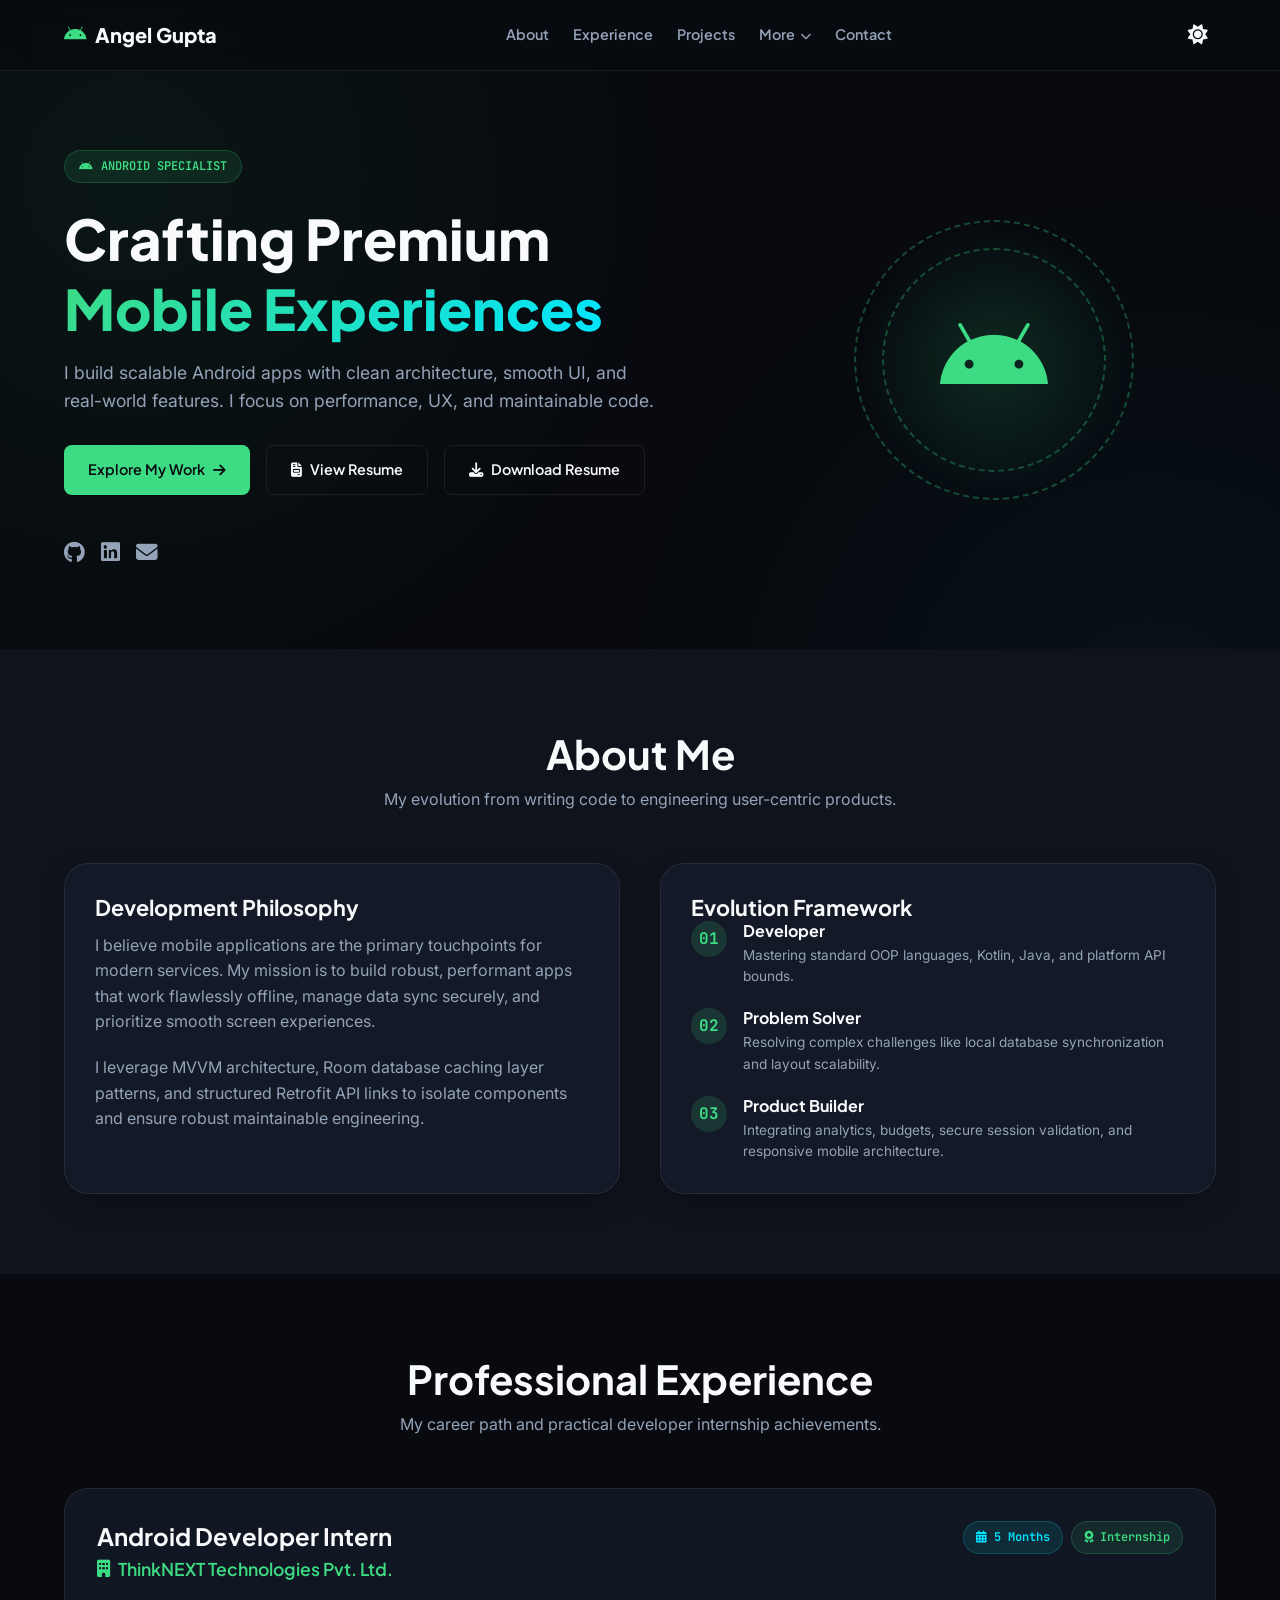
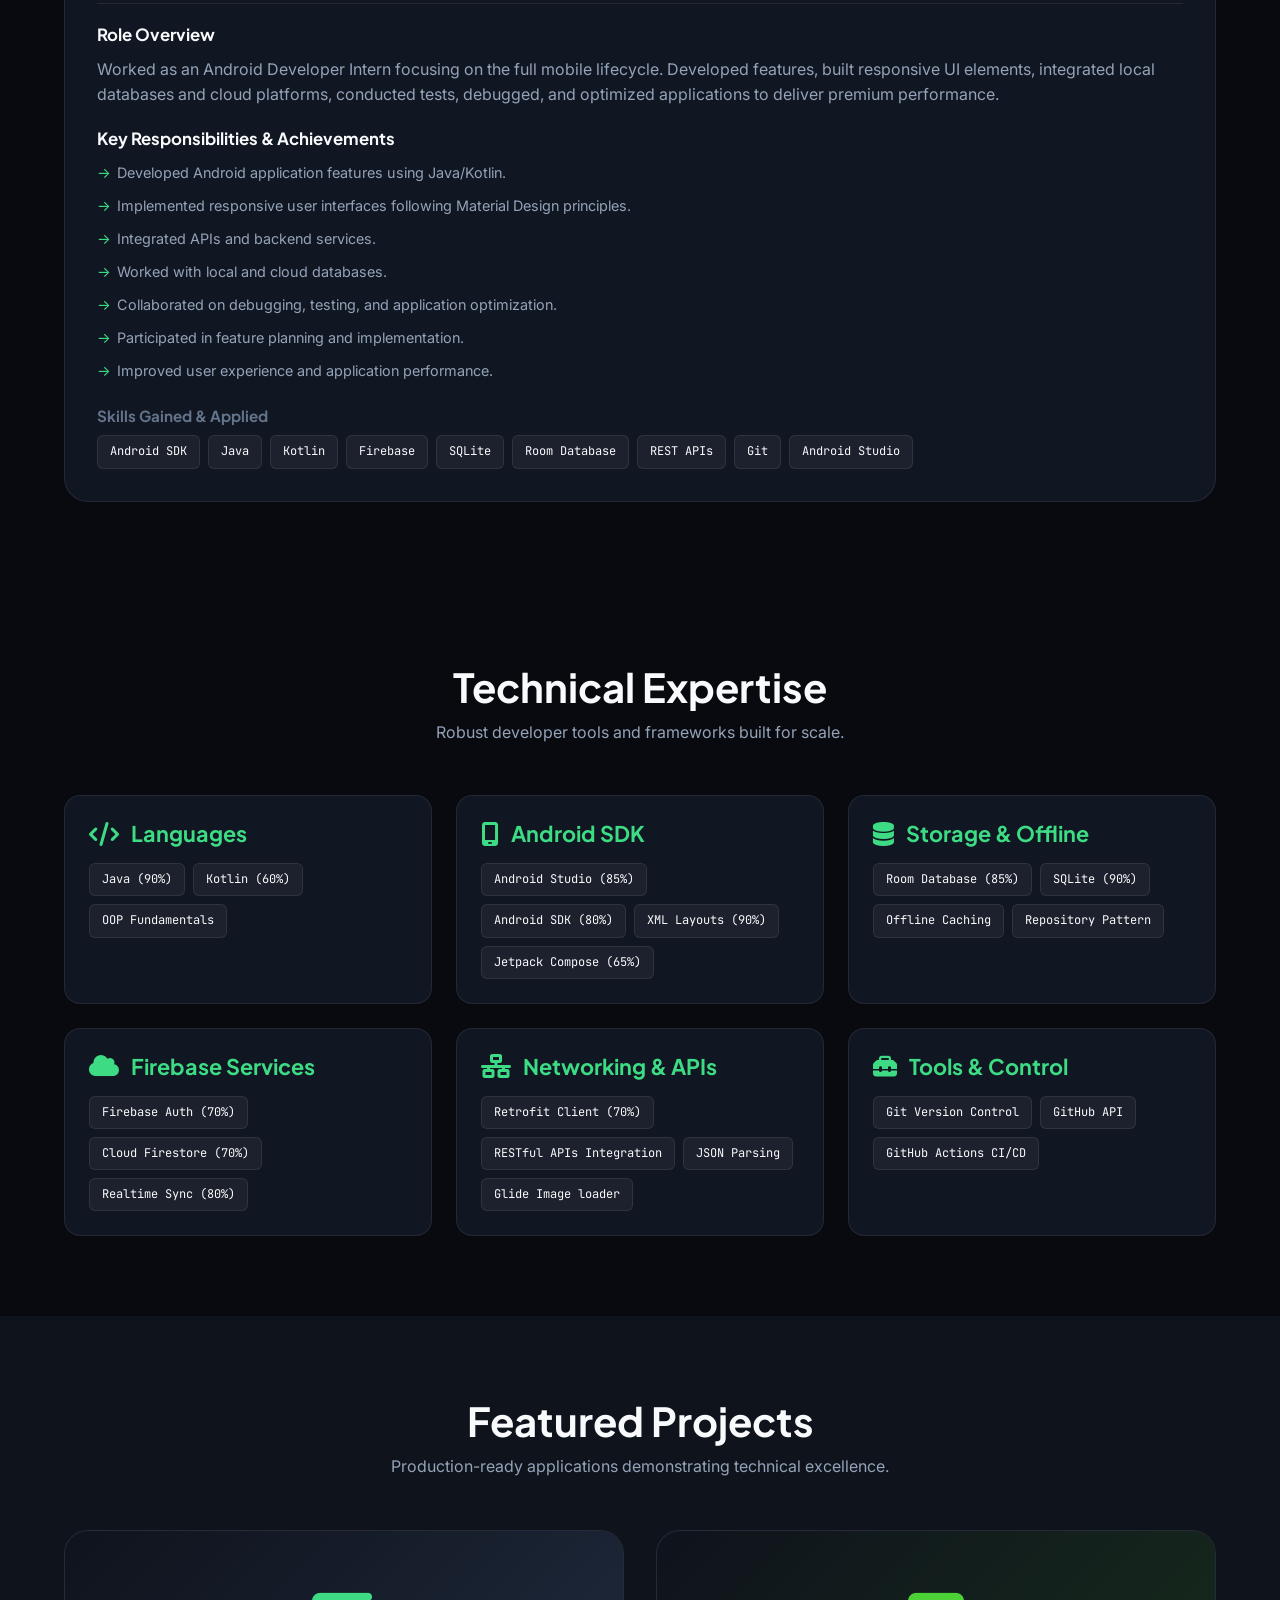
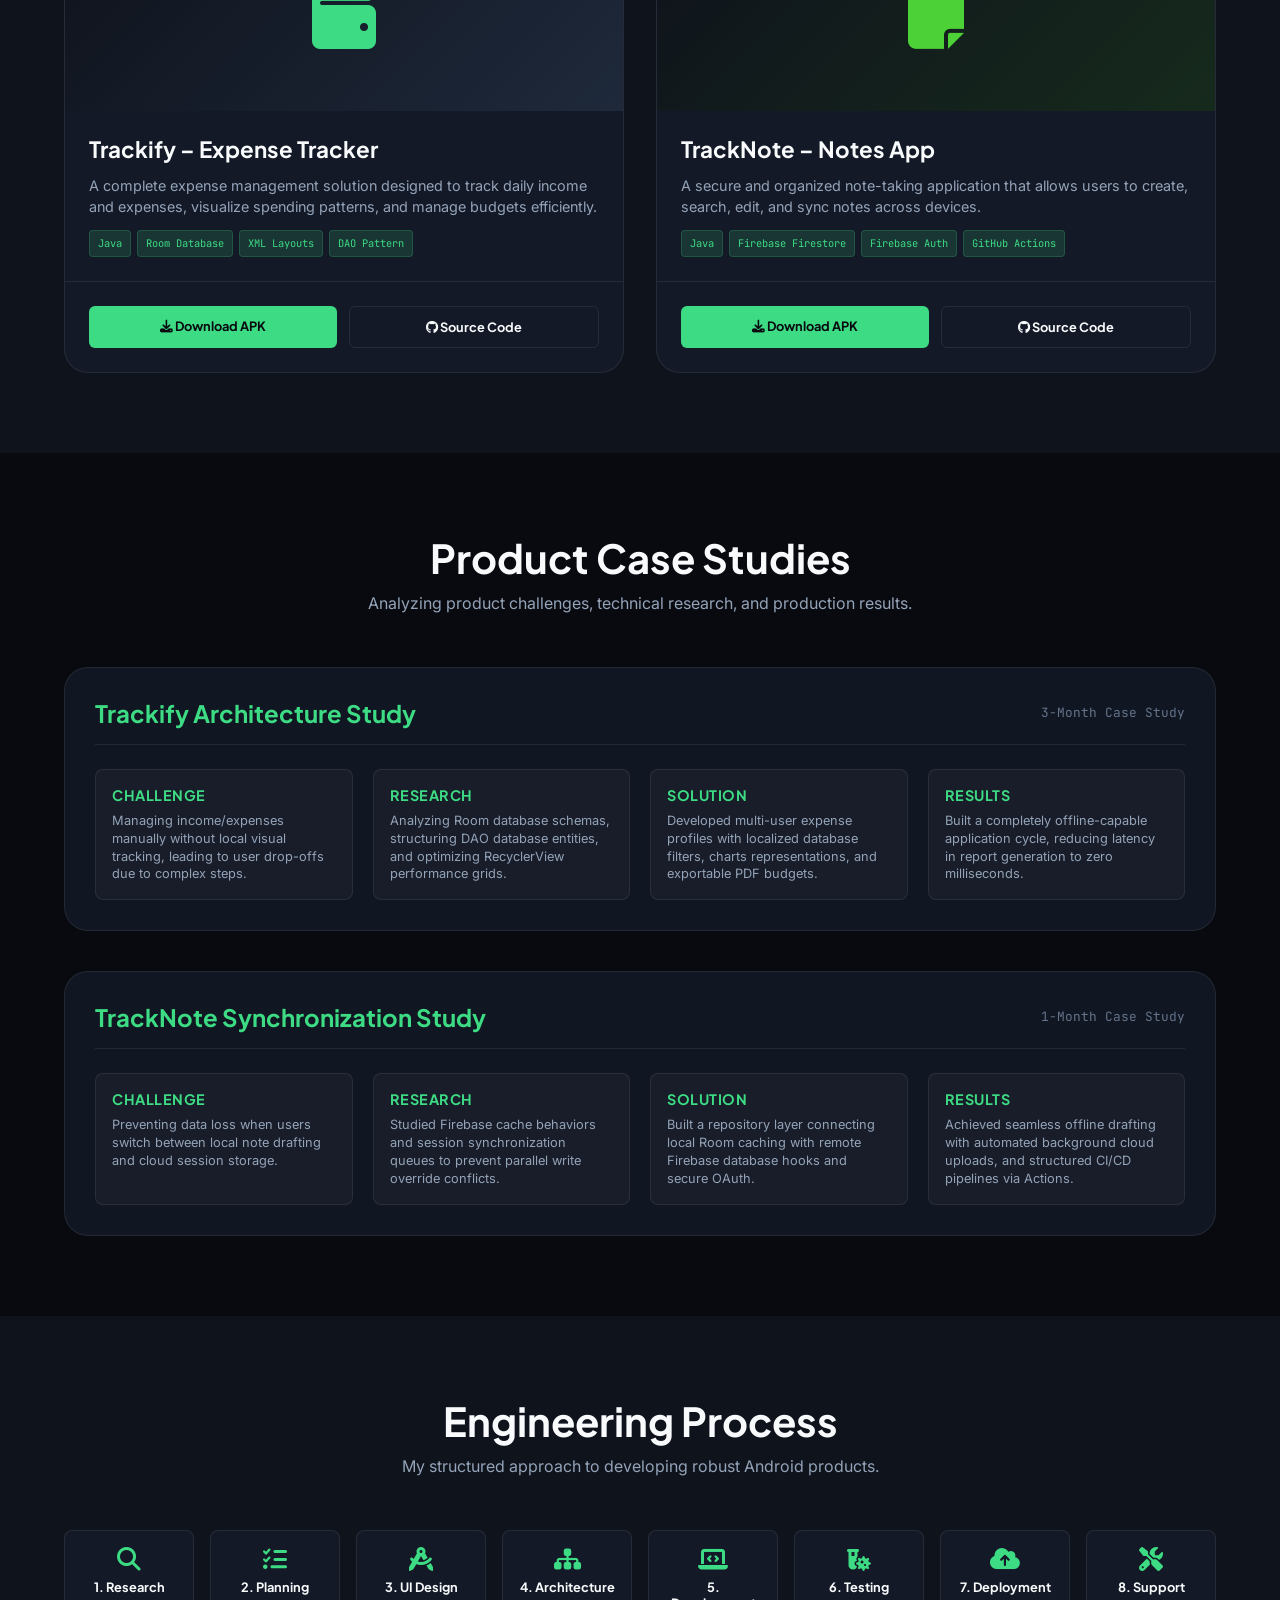
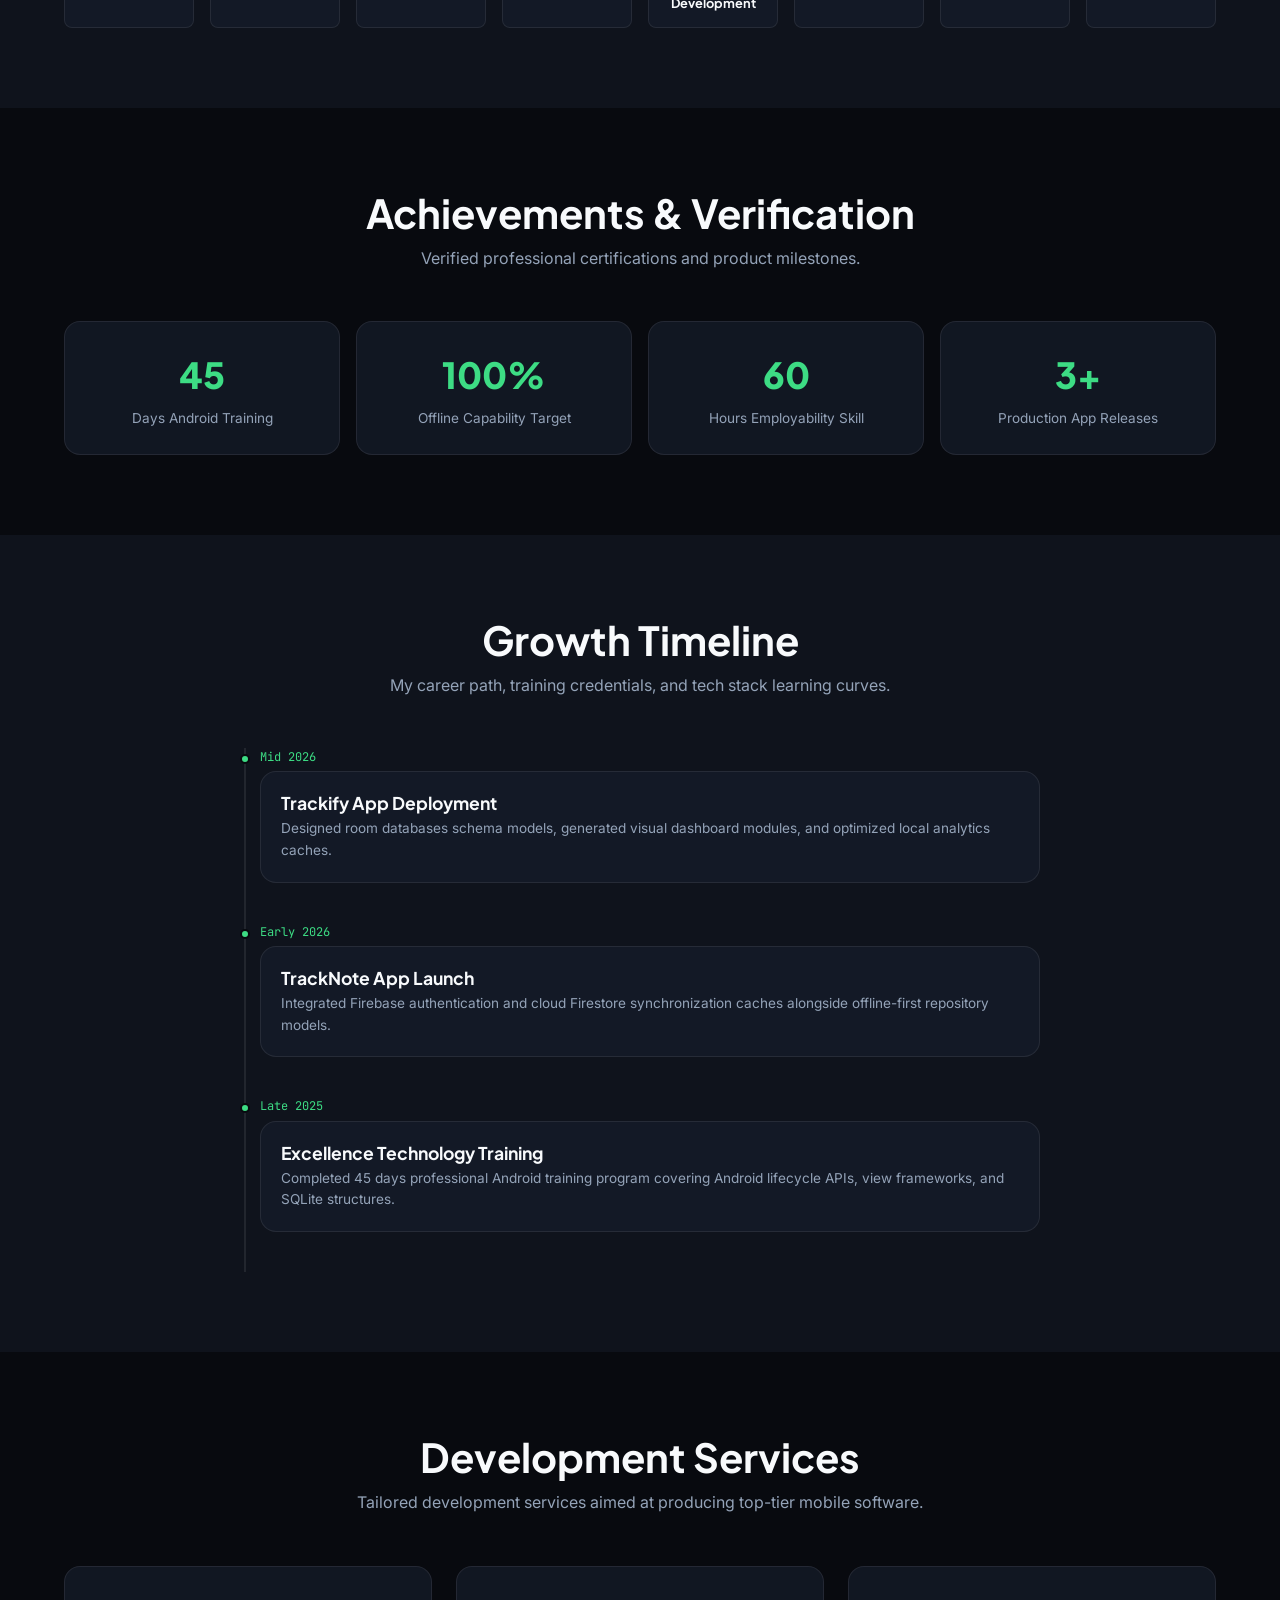
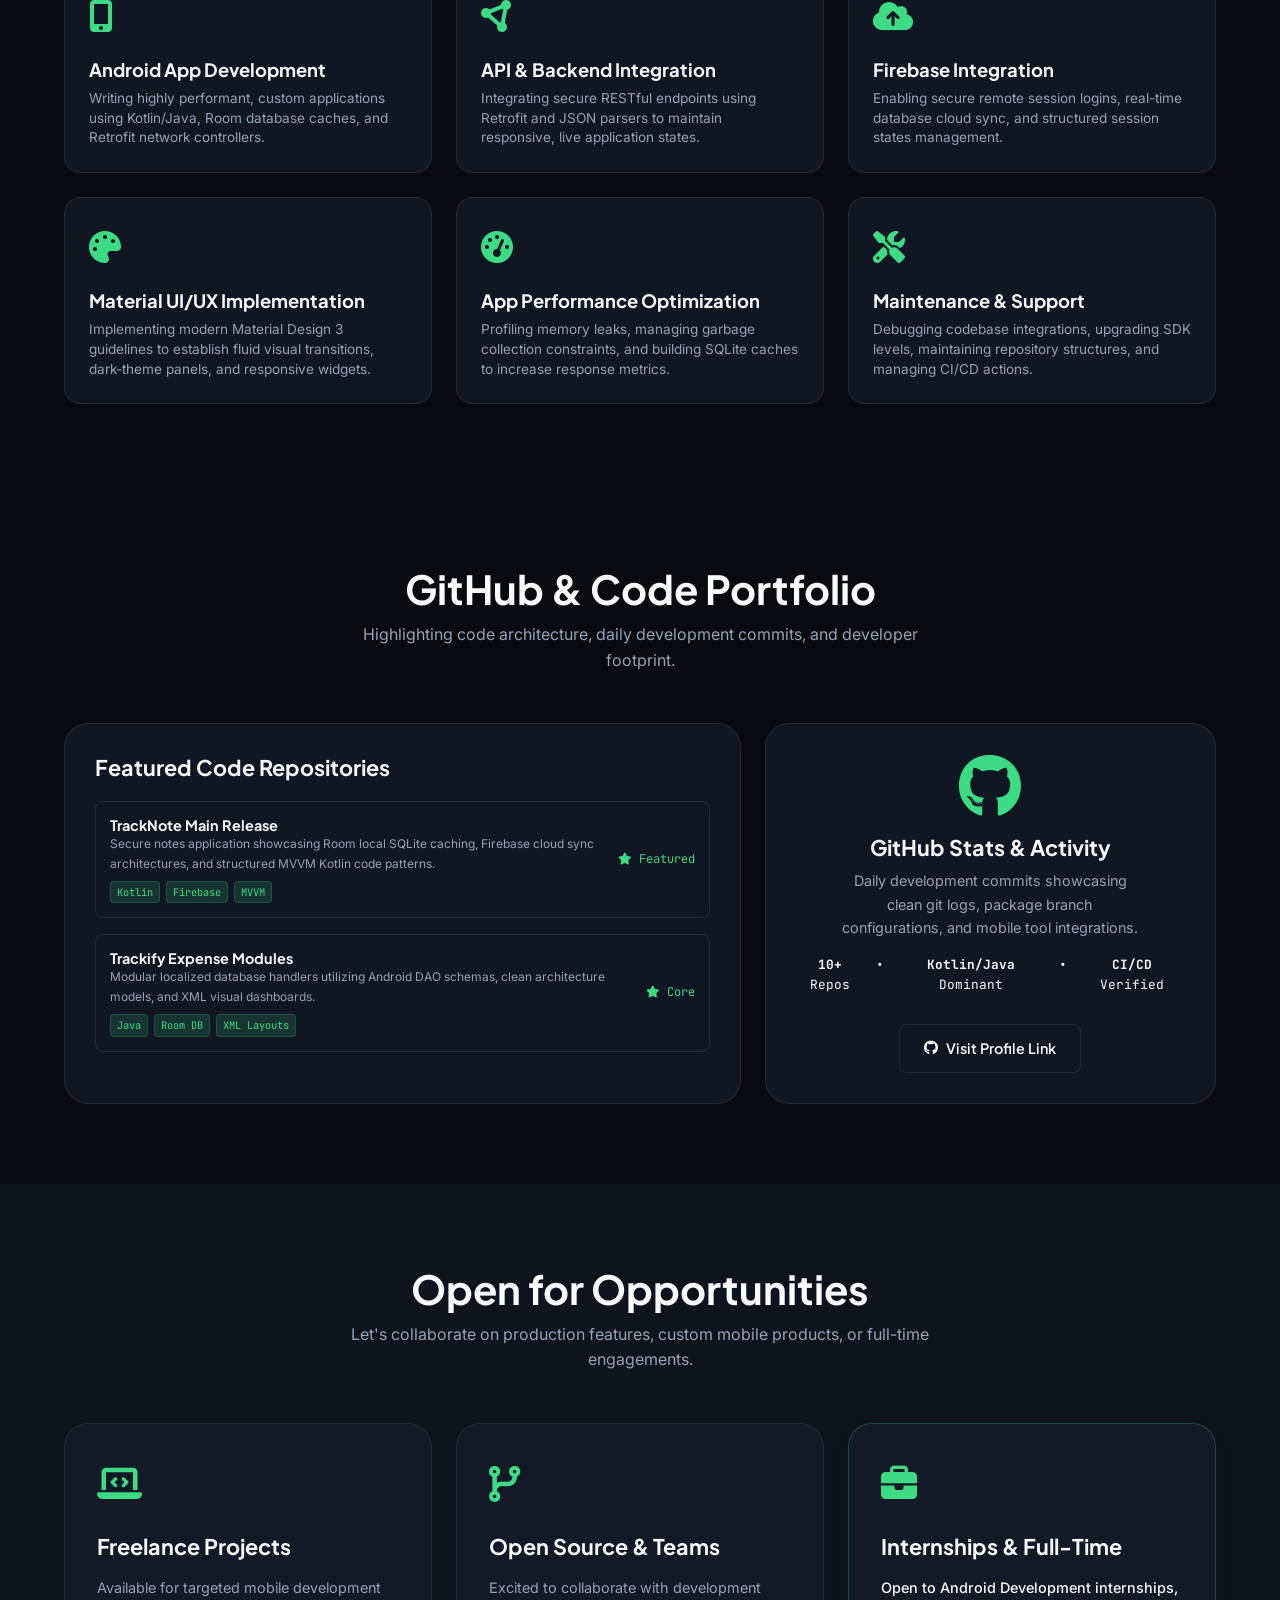
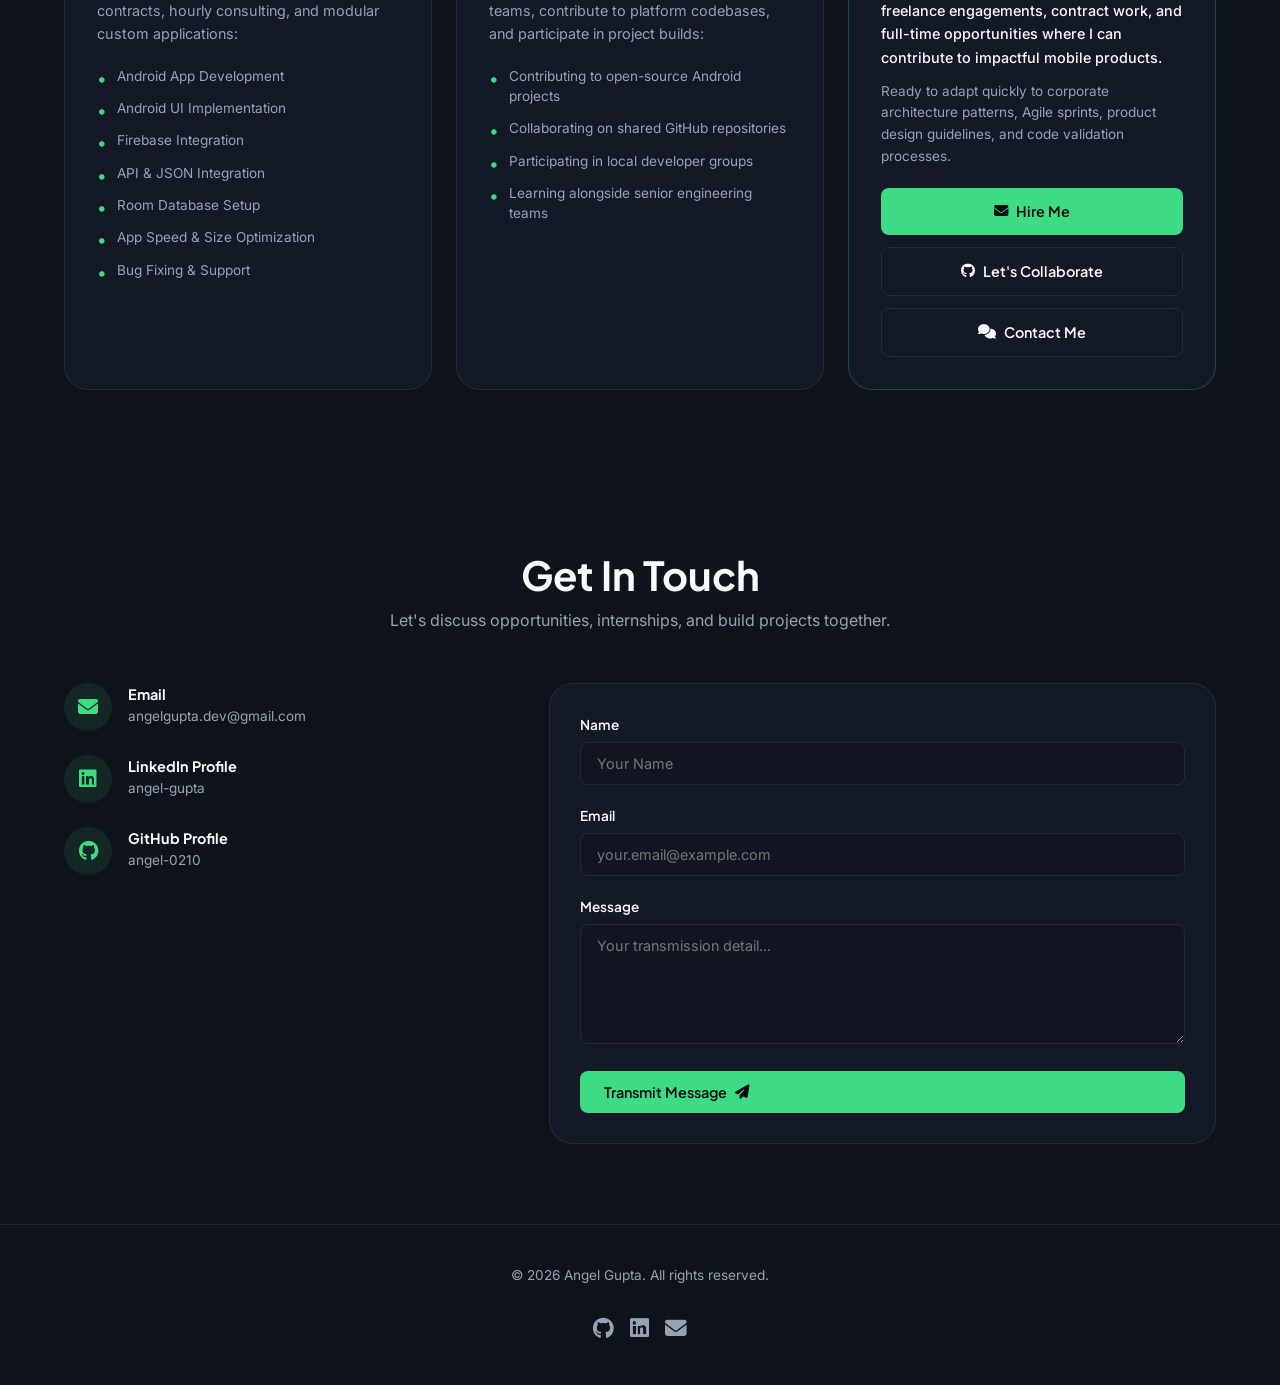
<file: index.html>
<!DOCTYPE html>
<html lang="en">
<head>
  <meta charset="UTF-8">
  <meta name="viewport" content="width=device-width, initial-scale=1.0">
  <meta name="description" content="Angel Gupta - Android Developer Portfolio. Highlighting mobile applications, internship experience at ThinkNEXT, technical expertise, and development workflow.">
  <meta name="keywords" content="Angel Gupta, Android Developer, Mobile App Developer, ThinkNEXT, Trackify, TrackNote, Kotlin Developer, Java, Room Database, SQLite">
  <meta name="author" content="Angel Gupta">
  <meta name="theme-color" content="#080A0F">
  
  <!-- Open Graph / Facebook -->
  <meta property="og:type" content="website">
  <meta property="og:url" content="https://github.com/angel-0210">
  <meta property="og:title" content="Angel Gupta | Android Developer & Product Builder">
  <meta property="og:description" content="Angel Gupta - Android Developer Portfolio. Highlighting mobile applications, internship experience at ThinkNEXT, technical expertise, and development workflow.">
  <meta property="og:image" content="files/a.png">

  <!-- Twitter -->
  <meta property="twitter:card" content="summary_large_image">
  <meta property="twitter:title" content="Angel Gupta | Android Developer & Product Builder">
  <meta property="twitter:description" content="Angel Gupta - Android Developer Portfolio. Highlighting mobile applications, internship experience at ThinkNEXT, technical expertise, and development workflow.">
  <meta property="twitter:image" content="files/a.png">
  
  <title>Angel Gupta | Android Developer & Product Builder</title>

  <!-- Favicon -->
  <link rel="icon" href="files/a.png" type="image/png">

  <!-- Font Awesome Icons -->
  <link rel="stylesheet" href="https://cdnjs.cloudflare.com/ajax/libs/font-awesome/6.4.0/css/all.min.css">
  
  <!-- Main Stylesheet -->
  <link rel="stylesheet" href="style.css">
</head>
<body>

  <!-- Header Navigation -->
  <header>
    <div class="container nav-container">
      <a href="#" class="logo" aria-label="Angel Gupta Home">
        <i class="fa-brands fa-android"></i>
        <span>Angel Gupta</span>
      </a>

      <!-- Desktop Nav -->
      <nav aria-label="Main Navigation">
        <ul class="nav-menu">
          <li><a href="#about" class="desktop-nav-link">About</a></li>
          <li><a href="#experience" class="desktop-nav-link">Experience</a></li>
          <li><a href="#projects" class="desktop-nav-link">Projects</a></li>
          <li class="nav-dropdown">
            <a href="#" class="desktop-nav-link dropdown-toggle" aria-haspopup="true" aria-expanded="false">More <i class="fa-solid fa-chevron-down" style="font-size: 0.7rem; margin-left: 2px;"></i></a>
            <ul class="dropdown-menu">
              <li><a href="#expertise" class="desktop-nav-link">Expertise</a></li>
              <li><a href="#casestudies" class="desktop-nav-link">Case Studies</a></li>
              <li><a href="#process" class="desktop-nav-link">Workflow</a></li>
              <li><a href="#timeline" class="desktop-nav-link">Timeline</a></li>
              <li><a href="#github" class="desktop-nav-link">Code Portfolio</a></li>
              <li><a href="#opportunities" class="desktop-nav-link">Opportunities</a></li>
            </ul>
          </li>
          <li><a href="#contact" class="desktop-nav-link">Contact</a></li>
        </ul>
      </nav>

      <!-- Actions -->
      <div class="nav-actions">
        <button class="theme-toggle-btn" id="themeToggleBtn" aria-label="Toggle Light and Dark Mode Theme">
          <i class="fa-solid fa-sun" id="themeIcon"></i>
        </button>
        <a href="#contact" class="btn btn-secondary" style="display: none; padding: 8px 16px; font-size: 0.8rem;" id="navContactCta">Contact</a>
        <button class="hamburger" id="hamburgerMenuBtn" aria-label="Open Navigation Menu" aria-expanded="false">
          <span></span>
          <span></span>
          <span></span>
        </button>
      </div>
    </div>
  </header>

  <!-- Mobile Navigation Tray -->
  <div class="mobile-nav-tray" id="mobileNavTray" role="dialog" aria-modal="true" aria-label="Mobile Navigation Menu">
    <a href="#about" class="mobile-nav-link">About</a>
    <a href="#experience" class="mobile-nav-link">Experience</a>
    <a href="#expertise" class="mobile-nav-link">Expertise</a>
    <a href="#projects" class="mobile-nav-link">Projects</a>
    <a href="#casestudies" class="mobile-nav-link">Case Studies</a>
    <a href="#process" class="mobile-nav-link">Workflow</a>
    <a href="#timeline" class="mobile-nav-link">Timeline</a>
    <a href="#github" class="mobile-nav-link">Code Portfolio</a>
    <a href="#opportunities" class="mobile-nav-link">Opportunities</a>
    <a href="#contact" class="mobile-nav-link">Contact</a>
  </div>

  <!-- Main Container -->
  <main id="main-content">

    <!-- 1. HERO SECTION -->
    <section class="hero" id="hero">
      <div class="container hero-grid">
        <div class="hero-content">
          <div class="hero-tag">
            <i class="fa-brands fa-android"></i>
            <span>ANDROID SPECIALIST</span>
          </div>
          <h1>Crafting Premium <span class="text-gradient">Mobile Experiences</span></h1>
          <p class="hero-desc">
            I build scalable Android apps with clean architecture, smooth UI, and real-world features. I focus on performance, UX, and maintainable code. 
          </p>
          <div class="hero-actions">
            <a href="#projects" class="btn">Explore My Work <i class="fa-solid fa-arrow-right"></i></a>
            <a href="files/Angel Gupta Resume.pdf" class="btn btn-secondary" target="_blank" rel="noopener noreferrer"><i class="fa-solid fa-file-invoice"></i> View Resume</a>
            <a href="files/Angel Gupta Resume.pdf" class="btn btn-secondary" download><i class="fa-solid fa-download"></i> Download Resume</a>
          </div>
          <div class="hero-socials">
            <a href="https://github.com/angel-0210" target="_blank" rel="noopener noreferrer" aria-label="GitHub Profile"><i class="fa-brands fa-github"></i></a>
            <a href="https://www.linkedin.com/in/angel-gupta-2042b8397" target="_blank" rel="noopener noreferrer" aria-label="LinkedIn Profile"><i class="fa-brands fa-linkedin"></i></a>
            <a href="mailto:angelgupta.dev@gmail.com" aria-label="Email Angel"><i class="fa-solid fa-envelope"></i></a>
          </div>
        </div>
        <div class="hero-art-container">
          <div class="hero-art">
            <div class="hero-art-ring r1" aria-hidden="true"></div>
            <div class="hero-art-ring r2" aria-hidden="true"></div>
            <i class="fa-brands fa-android hero-art-icon" aria-hidden="true"></i>
          </div>
        </div>
      </div>
    </section>

    <!-- 2. ABOUT ME SECTION -->
    <section id="about" style="background-color: var(--bg-secondary);">
      <div class="container">
        <div class="section-title">
          <h2>About Me</h2>
          <p>My evolution from writing code to engineering user-centric products.</p>
        </div>
        <div class="about-grid">
          <div class="about-card">
            <!-- <h3>Career Objective</h3>
            <p style="margin-top: 12px; margin-bottom: 20px; font-style: italic; border-left: 3px solid var(--android-green); padding-left: 12px;">
              Aspiring Android Developer seeking to leverage professional internship experience at ThinkNEXT Technologies Pvt. Ltd., strong fundamentals in Kotlin, Java, Room Database, SQLite caching layer patterns, and RESTful APIs to build premium, immersive, offline-first mobile products.
            </p> -->
            <h3>Development Philosophy</h3>
            <p style="margin-top: 12px; margin-bottom: 20px;">
              I believe mobile applications are the primary touchpoints for modern services. My mission is to build robust, performant apps that work flawlessly offline, manage data sync securely, and prioritize smooth screen experiences.
            </p>
            <p>
              I leverage MVVM architecture, Room database caching layer patterns, and structured Retrofit API links to isolate components and ensure robust maintainable engineering.
            </p>
          </div>
          <div class="about-card">
            <h3>Evolution Framework</h3>
            <div class="progression-roadmap">
              <div class="progression-step">
                <span class="step-number">01</span>
                <div class="step-details">
                  <h4>Developer</h4>
                  <p>Mastering standard OOP languages, Kotlin, Java, and platform API bounds.</p>
                </div>
              </div>
              <div class="progression-step">
                <span class="step-number">02</span>
                <div class="step-details">
                  <h4>Problem Solver</h4>
                  <p>Resolving complex challenges like local database synchronization and layout scalability.</p>
                </div>
              </div>
              <div class="progression-step">
                <span class="step-number">03</span>
                <div class="step-details">
                  <h4>Product Builder</h4>
                  <p>Integrating analytics, budgets, secure session validation, and responsive mobile architecture.</p>
                </div>
              </div>
            </div>
          </div>
        </div>
    </section>

    <!-- PROFESSIONAL EXPERIENCE SECTION -->
    <section id="experience">
      <div class="container">
        <div class="section-title">
          <h2>Professional Experience</h2>
          <p>My career path and practical developer internship achievements.</p>
        </div>
        <div class="experience-timeline">
          <article class="experience-card">
            <div class="experience-header">
              <div class="experience-title-area">
                <h3>Android Developer Intern</h3>
                <div class="company-name">
                  <i class="fa-solid fa-building"></i>
                  <span>ThinkNEXT Technologies Pvt. Ltd.</span>
                </div>
              </div>
              <div class="experience-badge-area">
                <span class="badge badge-duration"><i class="fa-solid fa-calendar-days"></i> 5 Months</span>
                <span class="badge"><i class="fa-solid fa-award"></i> Internship</span>
              </div>
            </div>
            <div class="experience-body">
              <h4>Role Overview</h4>
              <p style="margin-bottom: 20px;">
                Worked as an Android Developer Intern focusing on the full mobile lifecycle. Developed features, built responsive UI elements, integrated local databases and cloud platforms, conducted tests, debugged, and optimized applications to deliver premium performance.
              </p>
              <h4>Key Responsibilities & Achievements</h4>
              <ul class="experience-list">
                <li>Developed Android application features using Java/Kotlin.</li>
                <li>Implemented responsive user interfaces following Material Design principles.</li>
                <li>Integrated APIs and backend services.</li>
                <li>Worked with local and cloud databases.</li>
                <li>Collaborated on debugging, testing, and application optimization.</li>
                <li>Participated in feature planning and implementation.</li>
                <li>Improved user experience and application performance.</li>
              </ul>
              <div class="experience-skills">
                <h4>Skills Gained & Applied</h4>
                <div class="skill-tags">
                  <span class="skill-tag">Android SDK</span>
                  <span class="skill-tag">Java</span>
                  <span class="skill-tag">Kotlin</span>
                  <span class="skill-tag">Firebase</span>
                  <span class="skill-tag">SQLite</span>
                  <span class="skill-tag">Room Database</span>
                  <span class="skill-tag">REST APIs</span>
                  <span class="skill-tag">Git</span>
                  <span class="skill-tag">Android Studio</span>
                </div>
              </div>
            </div>
          </article>
        </div>
      </div>
    </section>

    <!-- 3. TECHNICAL EXPERTISE -->
    <section id="expertise">
      <div class="container">
        <div class="section-title">
          <h2>Technical Expertise</h2>
          <p>Robust developer tools and frameworks built for scale.</p>
        </div>
        <div class="skills-grid">
          
          <div class="skill-category-card">
            <div class="skill-card-header">
              <i class="fa-solid fa-code"></i>
              <h3>Languages</h3>
            </div>
            <div class="skill-tags">
              <span class="skill-tag">Java (90%)</span>
              <span class="skill-tag">Kotlin (60%)</span>
              <span class="skill-tag">OOP Fundamentals</span>
            </div>
          </div>

          <div class="skill-category-card">
            <div class="skill-card-header">
              <i class="fa-solid fa-mobile-screen"></i>
              <h3>Android SDK</h3>
            </div>
            <div class="skill-tags">
              <span class="skill-tag">Android Studio (85%)</span>
              <span class="skill-tag">Android SDK (80%)</span>
              <span class="skill-tag">XML Layouts (90%)</span>
              <span class="skill-tag">Jetpack Compose (65%)</span>
            </div>
          </div>

          <div class="skill-category-card">
            <div class="skill-card-header">
              <i class="fa-solid fa-database"></i>
              <h3>Storage & Offline</h3>
            </div>
            <div class="skill-tags">
              <span class="skill-tag">Room Database (85%)</span>
              <span class="skill-tag">SQLite (90%)</span>
              <span class="skill-tag">Offline Caching</span>
              <span class="skill-tag">Repository Pattern</span>
            </div>
          </div>

          <div class="skill-category-card">
            <div class="skill-card-header">
              <i class="fa-solid fa-cloud"></i>
              <h3>Firebase Services</h3>
            </div>
            <div class="skill-tags">
              <span class="skill-tag">Firebase Auth (70%)</span>
              <span class="skill-tag">Cloud Firestore (70%)</span>
              <span class="skill-tag">Realtime Sync (80%)</span>
            </div>
          </div>

          <div class="skill-category-card">
            <div class="skill-card-header">
              <i class="fa-solid fa-network-wired"></i>
              <h3>Networking & APIs</h3>
            </div>
            <div class="skill-tags">
              <span class="skill-tag">Retrofit Client (70%)</span>
              <span class="skill-tag">RESTful APIs Integration</span>
              <span class="skill-tag">JSON Parsing</span>
              <span class="skill-tag">Glide Image loader</span>
            </div>
          </div>

          <div class="skill-category-card">
            <div class="skill-card-header">
              <i class="fa-solid fa-toolbox"></i>
              <h3>Tools & Control</h3>
            </div>
            <div class="skill-tags">
              <span class="skill-tag">Git Version Control</span>
              <span class="skill-tag">GitHub API</span>
              <span class="skill-tag">GitHub Actions CI/CD</span>
            </div>
          </div>

        </div>
      </div>
    </section>

    <!-- 4. FEATURED PROJECTS -->
    <section id="projects" style="background-color: var(--bg-secondary);">
      <div class="container">
        <div class="section-title">
          <h2>Featured Projects</h2>
          <p>Production-ready applications demonstrating technical excellence.</p>
        </div>
        <div class="projects-grid">
          
          <!-- Project 1: Trackify -->
          <article class="project-card">
            <div class="project-banner">
              <i class="fa-solid fa-wallet"></i>
            </div>
            <div class="project-body">
              <h3>Trackify – Expense Tracker</h3>
              <p class="project-desc">
                A complete expense management solution designed to track daily income and expenses, visualize spending patterns, and manage budgets efficiently.
              </p>
              <div class="project-tech">
                <span class="tech-badge">Java</span>
                <span class="tech-badge">Room Database</span>
                <span class="tech-badge">XML Layouts</span>
                <span class="tech-badge">DAO Pattern</span>
              </div>
            </div>
            <div class="project-footer">
              <a href="files/Trackify.apk" class="project-link primary" download><i class="fa-solid fa-download"></i> Download APK</a>
              <a href="https://github.com/angel-0210" target="_blank" rel="noopener noreferrer" class="project-link secondary"><i class="fa-brands fa-github"></i> Source Code</a>
            </div>
          </article>

          <!-- Project 2: TrackNote -->
          <article class="project-card">
            <div class="project-banner" style="background: linear-gradient(135deg, var(--bg-secondary), #162a1c);">
              <i class="fa-solid fa-note-sticky" style="color: #4CD137;"></i>
            </div>
            <div class="project-body">
              <h3>TrackNote – Notes App</h3>
              <p class="project-desc">
                A secure and organized note-taking application that allows users to create, search, edit, and sync notes across devices.
              </p>
              <div class="project-tech">
                <span class="tech-badge">Java</span>
                <span class="tech-badge">Firebase Firestore</span>
                <span class="tech-badge">Firebase Auth</span>
                <span class="tech-badge">GitHub Actions</span>
              </div>
            </div>
            <div class="project-footer">
              <a href="https://github.com/angel-0210/TrackNote/releases/download/v1.0.0/tracknote.apk" class="project-link primary" download><i class="fa-solid fa-download"></i> Download APK</a>
              <a href="https://github.com/angel-0210/TrackNote" target="_blank" rel="noopener noreferrer" class="project-link secondary"><i class="fa-brands fa-github"></i> Source Code</a>
            </div>
          </article>

        </div>
      </div>
    </section>

    <!-- 5. CASE STUDY SECTION -->
    <section id="casestudies">
      <div class="container">
        <div class="section-title">
          <h2>Product Case Studies</h2>
          <p>Analyzing product challenges, technical research, and production results.</p>
        </div>
        <div class="case-studies-container">
          
          <!-- Case Study 1: Trackify -->
          <div class="case-study-card">
            <div class="case-study-header">
              <h3>Trackify Architecture Study</h3>
              <span>3-Month Case Study</span>
            </div>
            <div class="case-study-tabs">
              <div class="cs-tab">
                <h4>Challenge</h4>
                <p>Managing income/expenses manually without local visual tracking, leading to user drop-offs due to complex steps.</p>
              </div>
              <div class="cs-tab">
                <h4>Research</h4>
                <p>Analyzing Room database schemas, structuring DAO database entities, and optimizing RecyclerView performance grids.</p>
              </div>
              <div class="cs-tab">
                <h4>Solution</h4>
                <p>Developed multi-user expense profiles with localized database filters, charts representations, and exportable PDF budgets.</p>
              </div>
              <div class="cs-tab">
                <h4>Results</h4>
                <p>Built a completely offline-capable application cycle, reducing latency in report generation to zero milliseconds.</p>
              </div>
            </div>
          </div>

          <!-- Case Study 2: TrackNote -->
          <div class="case-study-card">
            <div class="case-study-header">
              <h3>TrackNote Synchronization Study</h3>
              <span>1-Month Case Study</span>
            </div>
            <div class="case-study-tabs">
              <div class="cs-tab">
                <h4>Challenge</h4>
                <p>Preventing data loss when users switch between local note drafting and cloud session storage.</p>
              </div>
              <div class="cs-tab">
                <h4>Research</h4>
                <p>Studied Firebase cache behaviors and session synchronization queues to prevent parallel write override conflicts.</p>
              </div>
              <div class="cs-tab">
                <h4>Solution</h4>
                <p>Built a repository layer connecting local Room caching with remote Firebase database hooks and secure OAuth.</p>
              </div>
              <div class="cs-tab">
                <h4>Results</h4>
                <p>Achieved seamless offline drafting with automated background cloud uploads, and structured CI/CD pipelines via Actions.</p>
              </div>
            </div>
          </div>

        </div>
      </div>
    </section>

    <!-- 6. ANDROID DEVELOPMENT PROCESS -->
    <section id="process" style="background-color: var(--bg-secondary);">
      <div class="container">
        <div class="section-title">
          <h2>Engineering Process</h2>
          <p>My structured approach to developing robust Android products.</p>
        </div>
        <div class="process-flow">
          <div class="process-step">
            <i class="fa-solid fa-magnifying-glass process-step-icon"></i>
            <h4>1. Research</h4>
          </div>
          <div class="process-step">
            <i class="fa-solid fa-list-check process-step-icon"></i>
            <h4>2. Planning</h4>
          </div>
          <div class="process-step">
            <i class="fa-solid fa-compass-drafting process-step-icon"></i>
            <h4>3. UI Design</h4>
          </div>
          <div class="process-step">
            <i class="fa-solid fa-sitemap process-step-icon"></i>
            <h4>4. Architecture</h4>
          </div>
          <div class="process-step">
            <i class="fa-solid fa-laptop-code process-step-icon"></i>
            <h4>5. Development</h4>
          </div>
          <div class="process-step">
            <i class="fa-solid fa-vial-virus process-step-icon"></i>
            <h4>6. Testing</h4>
          </div>
          <div class="process-step">
            <i class="fa-solid fa-cloud-arrow-up process-step-icon"></i>
            <h4>7. Deployment</h4>
          </div>
          <div class="process-step">
            <i class="fa-solid fa-screwdriver-wrench process-step-icon"></i>
            <h4>8. Support</h4>
          </div>
        </div>
      </div>
    </section>

    <!-- 7. ACHIEVEMENTS & HIGHLIGHTS -->
    <section id="achievements">
      <div class="container">
        <div class="section-title">
          <h2>Achievements & Verification</h2>
          <p>Verified professional certifications and product milestones.</p>
        </div>
        <div class="metrics-grid">
          
          <div class="metric-card">
            <div class="metric-value">45</div>
            <div class="metric-label">Days Android Training</div>
          </div>

          <div class="metric-card">
            <div class="metric-value">100%</div>
            <div class="metric-label">Offline Capability Target</div>
          </div>

          <div class="metric-card">
            <div class="metric-value">60</div>
            <div class="metric-label">Hours Employability Skill</div>
          </div>

          <div class="metric-card">
            <div class="metric-value">3+</div>
            <div class="metric-label">Production App Releases</div>
          </div>

        </div>
      </div>
    </section>

    <!-- 8. EXPERIENCE TIMELINE -->
    <section id="timeline" style="background-color: var(--bg-secondary);">
      <div class="container">
        <div class="section-title">
          <h2>Growth Timeline</h2>
          <p>My career path, training credentials, and tech stack learning curves.</p>
        </div>
        <div class="timeline-container">
          
          <div class="timeline-item">
            <div class="timeline-dot"></div>
            <div class="timeline-date">Mid 2026</div>
            <div class="timeline-content">
              <h3>Trackify App Deployment</h3>
              <p>Designed room databases schema models, generated visual dashboard modules, and optimized local analytics caches.</p>
            </div>
          </div>

          <div class="timeline-item">
            <div class="timeline-dot"></div>
            <div class="timeline-date">Early 2026</div>
            <div class="timeline-content">
              <h3>TrackNote App Launch</h3>
              <p>Integrated Firebase authentication and cloud Firestore synchronization caches alongside offline-first repository models.</p>
            </div>
          </div>

          <div class="timeline-item">
            <div class="timeline-dot"></div>
            <div class="timeline-date">Late 2025</div>
            <div class="timeline-content">
              <h3>Excellence Technology Training</h3>
              <p>Completed 45 days professional Android training program covering Android lifecycle APIs, view frameworks, and SQLite structures.</p>
            </div>
          </div>

        </div>
      </div>
    </section>

    <!-- 9. SERVICES -->
    <section id="services">
      <div class="container">
        <div class="section-title">
          <h2>Development Services</h2>
          <p>Tailored development services aimed at producing top-tier mobile software.</p>
        </div>
        <div class="services-grid">
          
          <div class="service-card">
            <div class="service-icon"><i class="fa-solid fa-mobile-screen-button"></i></div>
            <h3>Android App Development</h3>
            <p>Writing highly performant, custom applications using Kotlin/Java, Room database caches, and Retrofit network controllers.</p>
          </div>

          <div class="service-card">
            <div class="service-icon"><i class="fa-solid fa-circle-nodes"></i></div>
            <h3>API & Backend Integration</h3>
            <p>Integrating secure RESTful endpoints using Retrofit and JSON parsers to maintain responsive, live application states.</p>
          </div>

          <div class="service-card">
            <div class="service-icon"><i class="fa-solid fa-cloud-arrow-up"></i></div>
            <h3>Firebase Integration</h3>
            <p>Enabling secure remote session logins, real-time database cloud sync, and structured session states management.</p>
          </div>

          <div class="service-card">
            <div class="service-icon"><i class="fa-solid fa-palette"></i></div>
            <h3>Material UI/UX Implementation</h3>
            <p>Implementing modern Material Design 3 guidelines to establish fluid visual transitions, dark-theme panels, and responsive widgets.</p>
          </div>

          <div class="service-card">
            <div class="service-icon"><i class="fa-solid fa-gauge-high"></i></div>
            <h3>App Performance Optimization</h3>
            <p>Profiling memory leaks, managing garbage collection constraints, and building SQLite caches to increase response metrics.</p>
          </div>

          <div class="service-card">
            <div class="service-icon"><i class="fa-solid fa-screwdriver-wrench"></i></div>
            <h3>Maintenance & Support</h3>
            <p>Debugging codebase integrations, upgrading SDK levels, maintaining repository structures, and managing CI/CD actions.</p>
          </div>

        </div>
      </div>
    </section>

    <!-- 10. TESTIMONIALS
    <section id="testimonials" style="background-color: var(--bg-secondary);">
      <div class="container">
        <div class="section-title">
          <h2>Professional Recommendations</h2>
          <p>Feedback from peers, instructors, and collaborators on work ethic and output.</p>
        </div>
        <div class="testimonials-grid">
          
          <div class="testimonial-card">
            <p class="testimonial-quote">
              "Angel demonstrates an excellent understanding of core Android components and architecture. The way TrackNote syncs offline data seamlessly showcases strong engineering capabilities."
            </p>
            <div class="testimonial-author">
              <div class="testimonial-avatar">ET</div>
              <div class="author-info">
                <h4>Training Lead</h4>
                <p>Excellence Technology</p>
              </div>
            </div>
          </div> -->

          <!-- <div class="testimonial-card">
            <p class="testimonial-quote">
              "Trackify represents a highly practical production application. The database structures are optimized and the PDF reports are generated with zero layout clipping."
            </p>
            <div class="testimonial-author">
              <div class="testimonial-avatar">AG</div>
              <div class="author-info">
                <h4>Project Reviewer</h4>
                <p>Android Developer Guild</p>
              </div>
            </div>
          </div>

        </div>
      </div>
    </section> -->

    <!-- 11. GITHUB SHOWCASE SECTION -->
    <section id="github">
      <div class="container">
        <div class="section-title">
          <h2>GitHub & Code Portfolio</h2>
          <p>Highlighting code architecture, daily development commits, and developer footprint.</p>
        </div>
        <div class="os-grid">
          <div class="os-card">
            <h3>Featured Code Repositories</h3>
            <div class="os-repos">
              <a href="https://github.com/angel-0210/TrackNote" target="_blank" rel="noopener noreferrer" class="os-repo-item">
                <div class="repo-details">
                  <h4>TrackNote Main Release</h4>
                  <p>Secure notes application showcasing Room local SQLite caching, Firebase cloud sync architectures, and structured MVVM Kotlin code patterns.</p>
                  <div style="margin-top: 8px; display: flex; gap: 6px; flex-wrap: wrap;">
                    <span class="tech-badge" style="font-size: 0.65rem; padding: 2px 6px;">Kotlin</span>
                    <span class="tech-badge" style="font-size: 0.65rem; padding: 2px 6px;">Firebase</span>
                    <span class="tech-badge" style="font-size: 0.65rem; padding: 2px 6px;">MVVM</span>
                  </div>
                </div>
                <span class="repo-stars" style="white-space: nowrap;"><i class="fa-solid fa-star"></i> Featured</span>
              </a>
              <a href="https://github.com/angel-0210" target="_blank" rel="noopener noreferrer" class="os-repo-item">
                <div class="repo-details">
                  <h4>Trackify Expense Modules</h4>
                  <p>Modular localized database handlers utilizing Android DAO schemas, clean architecture models, and XML visual dashboards.</p>
                  <div style="margin-top: 8px; display: flex; gap: 6px; flex-wrap: wrap;">
                    <span class="tech-badge" style="font-size: 0.65rem; padding: 2px 6px;">Java</span>
                    <span class="tech-badge" style="font-size: 0.65rem; padding: 2px 6px;">Room DB</span>
                    <span class="tech-badge" style="font-size: 0.65rem; padding: 2px 6px;">XML Layouts</span>
                  </div>
                </div>
                <span class="repo-stars" style="white-space: nowrap;"><i class="fa-solid fa-star"></i> Core</span>
              </a>
            </div>
          </div>
          <div class="os-card" style="display: flex; flex-direction: column; justify-content: center; align-items: center; text-align: center;">
            <i class="fa-brands fa-github" style="font-size: 4rem; color: var(--android-green); margin-bottom: 16px;"></i>
            <h3>GitHub Stats & Activity</h3>
            <p style="margin-top: 8px; max-width: 300px; font-size: 0.9rem;">
              Daily development commits showcasing clean git logs, package branch configurations, and mobile tool integrations.
            </p>
            <div style="display: flex; gap: 12px; margin-top: 16px; margin-bottom: 20px; font-family: var(--font-mono); font-size: 0.8rem;">
              <div><strong>10+</strong> Repos</div>
              <div>•</div>
              <div><strong>Kotlin/Java</strong> Dominant</div>
              <div>•</div>
              <div><strong>CI/CD</strong> Verified</div>
            </div>
            <a href="https://github.com/angel-0210" target="_blank" rel="noopener noreferrer" class="btn btn-secondary" style="margin-top: 8px;"><i class="fa-brands fa-github"></i> Visit Profile Link</a>
          </div>
        </div>
      </div>
    </section>

    <!-- 11.5. OPEN FOR OPPORTUNITIES SECTION -->
    <section id="opportunities" style="background-color: var(--bg-secondary);">
      <div class="container">
        <div class="section-title">
          <h2>Open for Opportunities</h2>
          <p>Let's collaborate on production features, custom mobile products, or full-time engagements.</p>
        </div>
        <div class="opportunities-grid">
          
          <div class="opportunity-card">
            <div class="opp-icon"><i class="fa-solid fa-laptop-code"></i></div>
            <h3>Freelance Projects</h3>
            <p>Available for targeted mobile development contracts, hourly consulting, and modular custom applications:</p>
            <ul class="opp-list">
              <li>Android App Development</li>
              <li>Android UI Implementation</li>
              <li>Firebase Integration</li>
              <li>API & JSON Integration</li>
              <li>Room Database Setup</li>
              <li>App Speed & Size Optimization</li>
              <li>Bug Fixing & Support</li>
            </ul>
          </div>

          <div class="opportunity-card">
            <div class="opp-icon"><i class="fa-solid fa-code-branch"></i></div>
            <h3>Open Source & Teams</h3>
            <p>Excited to collaborate with development teams, contribute to platform codebases, and participate in project builds:</p>
            <ul class="opp-list">
              <li>Contributing to open-source Android projects</li>
              <li>Collaborating on shared GitHub repositories</li>
              <li>Participating in local developer groups</li>
              <li>Learning alongside senior engineering teams</li>
            </ul>
          </div>

          <div class="opportunity-card highlight">
            <div class="opp-icon"><i class="fa-solid fa-briefcase"></i></div>
            <h3>Internships & Full-Time</h3>
            <p class="highlight-lead">
              Open to Android Development internships, freelance engagements, contract work, and full-time opportunities where I can contribute to impactful mobile products.
            </p>
            <p class="highlight-sub">
              Ready to adapt quickly to corporate architecture patterns, Agile sprints, product design guidelines, and code validation processes.
            </p>
            <div class="opp-actions">
              <a href="#contact" class="btn"><i class="fa-solid fa-envelope"></i> Hire Me</a>
              <a href="https://github.com/angel-0210" target="_blank" rel="noopener noreferrer" class="btn btn-secondary"><i class="fa-brands fa-github"></i> Let's Collaborate</a>
              <a href="#contact" class="btn btn-secondary"><i class="fa-solid fa-comments"></i> Contact Me</a>
            </div>
          </div>

        </div>
      </div>
    </section>

    <!-- 12. CONTACT SECTION -->
    <section id="contact" style="background-color: var(--bg-secondary);">
      <div class="container">
        <div class="section-title">
          <h2>Get In Touch</h2>
          <p>Let's discuss opportunities, internships, and build projects together.</p>
        </div>
        <div class="contact-grid">
          
          <div class="contact-info-list">
            <div class="contact-info-item">
              <div class="contact-icon"><i class="fa-solid fa-envelope"></i></div>
              <div class="contact-text">
                <h4>Email</h4>
                <a href="mailto:angelgupta.dev@gmail.com">angelgupta.dev@gmail.com</a>
              </div>
            </div>
            <div class="contact-info-item">
              <div class="contact-icon"><i class="fa-brands fa-linkedin"></i></div>
              <div class="contact-text">
                <h4>LinkedIn Profile</h4>
                <a href="https://www.linkedin.com/in/angel-gupta-2042b8397" target="_blank" rel="noopener noreferrer">angel-gupta</a>
              </div>
            </div>
            <div class="contact-info-item">
              <div class="contact-icon"><i class="fa-brands fa-github"></i></div>
              <div class="contact-text">
                <h4>GitHub Profile</h4>
                <a href="https://github.com/angel-0210" target="_blank" rel="noopener noreferrer">angel-0210</a>
              </div>
            </div>
          </div>

          <div class="contact-form-wrapper">
            <form id="portfolioContactForm">
              <div class="form-group">
                <label for="formName">Name</label>
                <input type="text" id="formName" class="form-input" placeholder="Your Name" required>
              </div>
              <div class="form-group">
                <label for="formEmail">Email</label>
                <input type="email" id="formEmail" class="form-input" placeholder="your.email@example.com" required>
              </div>
              <div class="form-group">
                <label for="formMessage">Message</label>
                <textarea id="formMessage" class="form-input" placeholder="Your transmission detail..." required></textarea>
              </div>
              <button type="submit" class="btn" style="width: 100%;">Transmit Message <i class="fa-solid fa-paper-plane"></i></button>
              <div id="formFeedback" style="display: none; margin-top: 14px; font-weight: 600; text-align: center; color: var(--android-green);"></div>
            </form>
          </div>

        </div>
      </div>
    </section>

  </main>

  <!-- Footer Section -->
  <footer>
    <div class="container footer-content">
      <p>&copy; 2026 Angel Gupta. All rights reserved.</p>
      <div class="hero-socials" style="margin-top: 8px;">
        <a href="https://github.com/angel-0210" target="_blank" rel="noopener noreferrer"><i class="fa-brands fa-github"></i></a>
        <a href="https://www.linkedin.com/in/angel-gupta-2042b8397" target="_blank" rel="noopener noreferrer"><i class="fa-brands fa-linkedin"></i></a>
        <a href="mailto:angelgupta.dev@gmail.com"><i class="fa-solid fa-envelope"></i></a>
      </div>
    </div>
  </footer>

  <!-- Script Modules -->
  <script src="script.js"></script>
</body>
</html>
</file>
<file: style.css>
/* 
========================================================================
   ANDROID DEVELOPER PORTFOLIO - STYLESHEET
   A premium, responsive, SaaS-style portfolio with Material Design 3 influences.
========================================================================
*/

/* Font Imports */
@import url('https://fonts.googleapis.com/css2?family=Inter:wght@300;400;500;600;700&family=Plus+Jakarta+Sans:wght@400;500;600;700;800&family=JetBrains+Mono:wght@400;500;600&display=swap');

/* CSS Variables for Themes */
:root {
  /* Common Accent Colors */
  --android-green: #3DDC84;
  --android-green-hover: #32c473;
  --accent-cyan: #00E5FF;
  --accent-cyan-hover: #00c2d9;
  --system-blue: #2979FF;
  --system-red: #EF4444;

  /* Font Families */
  --font-ui: 'Plus Jakarta Sans', system-ui, -apple-system, sans-serif;
  --font-body: 'Inter', system-ui, -apple-system, sans-serif;
  --font-mono: 'JetBrains Mono', monospace;

  /* Layout Spacing */
  --container-max-width: 1200px;
  --transition-smooth: all 0.3s cubic-bezier(0.4, 0, 0.2, 1);
  --transition-spring: all 0.5s cubic-bezier(0.175, 0.885, 0.32, 1.275);
  --border-radius-sm: 8px;
  --border-radius-md: 16px;
  --border-radius-lg: 24px;
  
  /* DEFAULT DARK MODE TOKENS */
  --bg-primary: #080A0F;
  --bg-secondary: #0F131C;
  --surface-card: rgba(22, 29, 43, 0.7);
  --surface-card-hover: rgba(30, 39, 58, 0.85);
  --border-color: rgba(255, 255, 255, 0.08);
  --border-color-hover: rgba(61, 220, 132, 0.3);
  --text-primary: #F8FAFC;
  --text-secondary: #94A3B8;
  --text-muted: #64748B;
  --shadow-primary: 0 10px 30px -10px rgba(0, 0, 0, 0.5);
  --shadow-glow: 0 0 25px rgba(61, 220, 132, 0.15);
  --ambient-gradient: radial-gradient(circle at 10% 20%, rgba(61, 220, 132, 0.06) 0%, transparent 40%),
                      radial-gradient(circle at 90% 80%, rgba(0, 229, 255, 0.04) 0%, transparent 40%);
}

/* LIGHT MODE OVERRIDES */
body.light-theme {
  --bg-primary: #F8FAFC;
  --bg-secondary: #F1F5F9;
  --surface-card: rgba(255, 255, 255, 0.8);
  --surface-card-hover: rgba(255, 255, 255, 0.95);
  --border-color: rgba(15, 23, 42, 0.08);
  --border-color-hover: rgba(61, 220, 132, 0.5);
  --text-primary: #0F172A;
  --text-secondary: #475569;
  --text-muted: #64748B;
  --shadow-primary: 0 10px 30px -10px rgba(15, 23, 42, 0.08);
  --shadow-glow: 0 0 25px rgba(61, 220, 132, 0.08);
  --ambient-gradient: radial-gradient(circle at 10% 20%, rgba(61, 220, 132, 0.04) 0%, transparent 40%),
                      radial-gradient(circle at 90% 80%, rgba(0, 229, 255, 0.03) 0%, transparent 40%);
}

/* Reset & Base Rules */
* {
  margin: 0;
  padding: 0;
  box-sizing: border-box;
}

html {
  scroll-behavior: smooth;
  font-size: 16px;
}

body {
  background-color: var(--bg-primary);
  color: var(--text-primary);
  font-family: var(--font-body);
  line-height: 1.6;
  overflow-x: hidden;
  transition: background-color 0.3s ease, color 0.3s ease;
  position: relative;
}

/* Ambient glow backgrounds */
body::before {
  content: '';
  position: fixed;
  top: 0;
  left: 0;
  right: 0;
  bottom: 0;
  z-index: -1;
  background: var(--ambient-gradient);
  pointer-events: none;
}

/* Layout Utilities */
.container {
  width: 100%;
  max-width: var(--container-max-width);
  margin: 0 auto;
  padding: 0 24px;
}

section {
  padding: 80px 0;
}

/* Responsive headings */
h1, h2, h3, h4 {
  font-family: var(--font-ui);
  font-weight: 700;
  line-height: 1.25;
}

h1 { font-size: 2.5rem; }
h2 { font-size: 2rem; margin-bottom: 2.5rem; text-align: center; }
h3 { font-size: 1.35rem; }

@media (min-width: 768px) {
  h1 { font-size: 3.5rem; }
  h2 { font-size: 2.5rem; }
}

p {
  color: var(--text-secondary);
}

.text-gradient {
  background: linear-gradient(135deg, var(--android-green), var(--accent-cyan));
  -webkit-background-clip: text;
  -webkit-text-fill-color: transparent;
}

/* Primary Button Design */
.btn {
  display: inline-flex;
  align-items: center;
  gap: 8px;
  background-color: var(--android-green);
  color: #080A0F;
  font-family: var(--font-ui);
  font-weight: 600;
  font-size: 0.9rem;
  padding: 12px 24px;
  border-radius: var(--border-radius-sm);
  border: none;
  cursor: pointer;
  text-decoration: none;
  transition: var(--transition-smooth);
}

.btn:hover {
  background-color: var(--android-green-hover);
  transform: translateY(-2px);
}

.btn-secondary {
  background-color: transparent;
  color: var(--text-primary);
  border: 1px solid var(--border-color);
}

.btn-secondary:hover {
  background-color: rgba(255, 255, 255, 0.05);
  border-color: var(--android-green);
}

/* Header & Navigation */
header {
  position: fixed;
  top: 0;
  left: 0;
  right: 0;
  background-color: rgba(8, 10, 15, 0.8);
  backdrop-filter: blur(12px);
  border-bottom: 1px solid var(--border-color);
  z-index: 1000;
  transition: background-color 0.3s ease;
}

body.light-theme header {
  background-color: rgba(248, 250, 252, 0.85);
}

.nav-container {
  display: flex;
  justify-content: space-between;
  align-items: center;
  height: 70px;
}

.logo {
  display: flex;
  align-items: center;
  gap: 8px;
  font-family: var(--font-ui);
  font-weight: 800;
  font-size: 1.25rem;
  color: var(--text-primary);
  text-decoration: none;
}

.logo i {
  color: var(--android-green);
}

.nav-menu {
  display: none;
}

.nav-actions {
  display: flex;
  align-items: center;
  gap: 16px;
}

.theme-toggle-btn {
  background: transparent;
  border: none;
  color: var(--text-primary);
  font-size: 1.25rem;
  cursor: pointer;
  padding: 8px;
  border-radius: 50%;
  display: flex;
  align-items: center;
  justify-content: center;
  transition: var(--transition-smooth);
}

.theme-toggle-btn:hover {
  background-color: rgba(255, 255, 255, 0.08);
}

body.light-theme .theme-toggle-btn:hover {
  background-color: rgba(15, 23, 42, 0.08);
}

.hamburger {
  display: flex;
  flex-direction: column;
  gap: 6px;
  background: transparent;
  border: none;
  cursor: pointer;
  z-index: 1001;
}

.hamburger span {
  display: block;
  width: 24px;
  height: 2px;
  background-color: var(--text-primary);
  transition: var(--transition-smooth);
}

/* Mobile Nav Overlay Tray */
.mobile-nav-tray {
  position: fixed;
  top: 0;
  right: -100%;
  width: 280px;
  height: 100vh;
  background-color: var(--bg-secondary);
  border-left: 1px solid var(--border-color);
  padding: 100px 30px 40px 30px;
  z-index: 999;
  display: flex;
  flex-direction: column;
  gap: 24px;
  transition: var(--transition-smooth);
}

.mobile-nav-tray.active {
  right: 0;
}

.mobile-nav-link {
  font-family: var(--font-ui);
  font-size: 1.1rem;
  font-weight: 600;
  color: var(--text-primary);
  text-decoration: none;
  transition: var(--transition-smooth);
}

.mobile-nav-link:hover {
  color: var(--android-green);
}

/* Desktop Navigation Menu */
@media (min-width: 1024px) {
  .nav-menu {
    display: flex;
    align-items: center;
    gap: 24px;
    list-style: none;
  }
  .nav-menu a {
    font-family: var(--font-ui);
    font-size: 0.9rem;
    font-weight: 600;
    color: var(--text-secondary);
    text-decoration: none;
    transition: var(--transition-smooth);
    padding: 6px 0;
    position: relative;
  }
  .nav-menu a:hover,
  .nav-menu a.active {
    color: var(--android-green);
  }
  .nav-menu a.desktop-nav-link:not(.dropdown-toggle)::after {
    content: '';
    position: absolute;
    bottom: 0;
    left: 0;
    width: 0;
    height: 2px;
    background-color: var(--android-green);
    transition: var(--transition-smooth);
  }
  .nav-menu a.desktop-nav-link.active:not(.dropdown-toggle)::after {
    width: 100%;
  }

  /* Dropdown Styles */
  .nav-dropdown {
    position: relative;
  }
  .dropdown-menu {
    position: absolute;
    top: 100%;
    left: 50%;
    transform: translateX(-50%) translateY(10px);
    background-color: var(--bg-secondary);
    border: 1px solid var(--border-color);
    border-radius: var(--border-radius-md);
    padding: 12px;
    min-width: 180px;
    list-style: none;
    display: flex;
    flex-direction: column;
    gap: 8px;
    opacity: 0;
    visibility: hidden;
    transition: var(--transition-spring);
    box-shadow: var(--shadow-primary);
    z-index: 1002;
  }
  .nav-dropdown:hover .dropdown-menu,
  .nav-dropdown:focus-within .dropdown-menu {
    opacity: 1;
    visibility: visible;
    transform: translateX(-50%) translateY(0);
  }
  .dropdown-menu a {
    display: block;
    padding: 6px 12px;
    font-size: 0.85rem;
    border-radius: var(--border-radius-sm);
    white-space: nowrap;
    transition: var(--transition-smooth);
  }
  .dropdown-menu a:hover {
    background-color: rgba(61, 220, 132, 0.08);
    color: var(--android-green);
    padding-left: 16px;
  }
  
  .hamburger {
    display: none;
  }
}

/* Section Header styling */
.section-title {
  text-align: center;
  max-width: 600px;
  margin: 0 auto 50px auto;
}

.section-title h2 {
  margin-bottom: 8px;
}

.section-title p {
  font-size: 1rem;
  color: var(--text-secondary);
}

/* 1. Hero Section */
.hero {
  padding-top: 150px;
  padding-bottom: 80px;
}

.hero-grid {
  display: grid;
  grid-template-columns: 1fr;
  gap: 40px;
  align-items: center;
}

@media (min-width: 1024px) {
  .hero-grid {
    grid-template-columns: 1.2fr 0.8fr;
  }
}

.hero-content {
  text-align: center;
}

@media (min-width: 1024px) {
  .hero-content {
    text-align: left;
  }
}

.hero-tag {
  display: inline-flex;
  align-items: center;
  gap: 8px;
  background-color: rgba(61, 220, 132, 0.1);
  color: var(--android-green);
  font-family: var(--font-mono);
  font-size: 0.75rem;
  font-weight: 600;
  padding: 6px 14px;
  border-radius: 30px;
  margin-bottom: 20px;
  border: 1px solid rgba(61, 220, 132, 0.2);
}

.hero-content h1 {
  margin-bottom: 16px;
  font-weight: 800;
}

.hero-desc {
  font-size: 1.1rem;
  color: var(--text-secondary);
  margin-bottom: 30px;
  max-width: 600px;
}

.hero-actions {
  display: flex;
  flex-wrap: wrap;
  gap: 16px;
  justify-content: center;
  margin-bottom: 40px;
}

@media (min-width: 1024px) {
  .hero-actions {
    justify-content: flex-start;
  }
}

.hero-socials {
  display: flex;
  gap: 16px;
  justify-content: center;
}

@media (min-width: 1024px) {
  .hero-socials {
    justify-content: flex-start;
  }
}

.hero-socials a {
  color: var(--text-secondary);
  font-size: 1.35rem;
  transition: var(--transition-smooth);
}

.hero-socials a:hover {
  color: var(--android-green);
}

.hero-art-container {
  display: flex;
  justify-content: center;
  align-items: center;
}

.hero-art {
  width: 280px;
  height: 280px;
  background: radial-gradient(circle, rgba(61, 220, 132, 0.15) 0%, transparent 70%);
  border-radius: 50%;
  display: flex;
  align-items: center;
  justify-content: center;
  position: relative;
}

.hero-art-icon {
  font-size: 6rem;
  color: var(--android-green);
  z-index: 2;
  animation: logo-bounce 4s ease-in-out infinite;
}

.hero-art-ring {
  position: absolute;
  border: 2px dashed rgba(61, 220, 132, 0.3);
  border-radius: 50%;
  animation: spin 15s linear infinite;
}

.hero-art-ring.r1 { width: 100%; height: 100%; }
.hero-art-ring.r2 { width: 80%; height: 80%; animation-duration: 25s; animation-direction: reverse; }

/* 2. About Me Section */
.about-grid {
  display: grid;
  grid-template-columns: 1fr;
  gap: 40px;
}

@media (min-width: 768px) {
  .about-grid {
    grid-template-columns: 1fr 1fr;
  }
}

.about-card {
  background-color: var(--surface-card);
  border: 1px solid var(--border-color);
  border-radius: var(--border-radius-lg);
  padding: 30px;
  backdrop-filter: blur(12px);
  box-shadow: var(--shadow-primary);
}

.progression-roadmap {
  display: flex;
  flex-direction: column;
  gap: 20px;
}

.progression-step {
  display: flex;
  gap: 16px;
}

.step-number {
  width: 36px;
  height: 36px;
  background-color: rgba(61, 220, 132, 0.15);
  color: var(--android-green);
  border-radius: 50%;
  display: flex;
  align-items: center;
  justify-content: center;
  font-family: var(--font-mono);
  font-weight: 700;
  flex-shrink: 0;
}

.step-details h4 {
  font-family: var(--font-ui);
  margin-bottom: 4px;
}

.step-details p {
  font-size: 0.85rem;
}

/* 3. Technical Expertise */
.skills-grid {
  display: grid;
  grid-template-columns: 1fr;
  gap: 24px;
}

@media (min-width: 768px) {
  .skills-grid {
    grid-template-columns: repeat(2, 1fr);
  }
}

@media (min-width: 1024px) {
  .skills-grid {
    grid-template-columns: repeat(3, 1fr);
  }
}

.skill-category-card {
  background-color: var(--surface-card);
  border: 1px solid var(--border-color);
  border-radius: var(--border-radius-md);
  padding: 24px;
  transition: var(--transition-smooth);
}

.skill-category-card:hover {
  transform: translateY(-5px);
  border-color: var(--android-green);
  box-shadow: var(--shadow-glow);
}

.skill-card-header {
  display: flex;
  align-items: center;
  gap: 12px;
  margin-bottom: 16px;
  color: var(--android-green);
}

.skill-card-header i {
  font-size: 1.5rem;
}

.skill-tags {
  display: flex;
  flex-wrap: wrap;
  gap: 8px;
}

.skill-tag {
  font-family: var(--font-mono);
  font-size: 0.75rem;
  background-color: rgba(255, 255, 255, 0.05);
  border: 1px solid var(--border-color);
  padding: 6px 12px;
  border-radius: 6px;
  color: var(--text-primary);
}

body.light-theme .skill-tag {
  background-color: rgba(15, 23, 42, 0.04);
}

/* 4. Featured Projects */
.projects-grid {
  display: grid;
  grid-template-columns: 1fr;
  gap: 32px;
}

@media (min-width: 768px) {
  .projects-grid {
    grid-template-columns: repeat(2, 1fr);
  }
}

.project-card {
  background-color: var(--surface-card);
  border: 1px solid var(--border-color);
  border-radius: var(--border-radius-lg);
  overflow: hidden;
  display: flex;
  flex-direction: column;
  transition: var(--transition-smooth);
}

.project-card:hover {
  transform: translateY(-5px);
  border-color: var(--android-green);
}

.project-banner {
  height: 180px;
  background: linear-gradient(135deg, var(--bg-secondary), #1e293b);
  display: flex;
  align-items: center;
  justify-content: center;
  position: relative;
  overflow: hidden;
}

.project-banner i {
  font-size: 4rem;
  color: var(--android-green);
}

.project-body {
  padding: 24px;
  display: flex;
  flex-direction: column;
  gap: 12px;
  flex: 1;
}

.project-body h3 {
  font-size: 1.4rem;
}

.project-desc {
  font-size: 0.9rem;
  line-height: 1.5;
}

.project-tech {
  display: flex;
  flex-wrap: wrap;
  gap: 6px;
  margin-top: auto;
}

.tech-badge {
  font-family: var(--font-mono);
  font-size: 0.65rem;
  background-color: rgba(61, 220, 132, 0.15);
  color: var(--android-green);
  border: 1px solid rgba(61, 220, 132, 0.2);
  padding: 4px 8px;
  border-radius: 4px;
}

.project-footer {
  padding: 24px;
  border-top: 1px solid var(--border-color);
  display: flex;
  gap: 12px;
}

.project-link {
  flex: 1;
  text-align: center;
  font-family: var(--font-ui);
  font-size: 0.8rem;
  font-weight: 700;
  text-decoration: none;
  padding: 10px;
  border-radius: 6px;
  transition: var(--transition-smooth);
}

.project-link.primary {
  background-color: var(--android-green);
  color: #080A0F;
}

.project-link.primary:hover {
  background-color: var(--android-green-hover);
}

.project-link.secondary {
  border: 1px solid var(--border-color);
  color: var(--text-primary);
}

.project-link.secondary:hover {
  background-color: rgba(255, 255, 255, 0.05);
}

/* 5. Case Studies */
.case-studies-container {
  display: flex;
  flex-direction: column;
  gap: 40px;
}

.case-study-card {
  background-color: var(--surface-card);
  border: 1px solid var(--border-color);
  border-radius: var(--border-radius-lg);
  padding: 30px;
}

.case-study-header {
  border-bottom: 1px solid var(--border-color);
  padding-bottom: 16px;
  margin-bottom: 24px;
  display: flex;
  justify-content: space-between;
  align-items: center;
}

.case-study-header h3 {
  font-size: 1.5rem;
  color: var(--android-green);
}

.case-study-header span {
  font-family: var(--font-mono);
  font-size: 0.8rem;
  color: var(--text-muted);
}

.case-study-tabs {
  display: grid;
  grid-template-columns: 1fr;
  gap: 20px;
}

@media (min-width: 768px) {
  .case-study-tabs {
    grid-template-columns: repeat(4, 1fr);
  }
}

.cs-tab {
  background-color: rgba(255, 255, 255, 0.03);
  border: 1px solid var(--border-color);
  border-radius: var(--border-radius-sm);
  padding: 16px;
}

.cs-tab h4 {
  font-family: var(--font-ui);
  font-size: 0.9rem;
  color: var(--android-green);
  margin-bottom: 8px;
  text-transform: uppercase;
  letter-spacing: 0.5px;
}

.cs-tab p {
  font-size: 0.8rem;
  line-height: 1.4;
}

/* 6. Android Development Process */
.process-flow {
  display: grid;
  grid-template-columns: 1fr;
  gap: 16px;
}

@media (min-width: 768px) {
  .process-flow {
    grid-template-columns: repeat(4, 1fr);
  }
}

@media (min-width: 1200px) {
  .process-flow {
    grid-template-columns: repeat(8, 1fr);
  }
}

.process-step {
  background-color: var(--surface-card);
  border: 1px solid var(--border-color);
  border-radius: var(--border-radius-sm);
  padding: 16px;
  text-align: center;
  position: relative;
  transition: var(--transition-smooth);
}

.process-step:hover {
  border-color: var(--android-green);
  transform: translateY(-2px);
}

.process-step-icon {
  font-size: 1.5rem;
  color: var(--android-green);
  margin-bottom: 8px;
}

.process-step h4 {
  font-size: 0.8rem;
  font-family: var(--font-ui);
}

/* 7. Achievements & Highlights */
.metrics-grid {
  display: grid;
  grid-template-columns: repeat(2, 1fr);
  gap: 16px;
}

@media (min-width: 768px) {
  .metrics-grid {
    grid-template-columns: repeat(4, 1fr);
  }
}

.metric-card {
  background-color: var(--surface-card);
  border: 1px solid var(--border-color);
  border-radius: var(--border-radius-md);
  padding: 24px;
  text-align: center;
}

.metric-value {
  font-family: var(--font-ui);
  font-size: 2.25rem;
  font-weight: 800;
  color: var(--android-green);
  margin-bottom: 4px;
}

.metric-label {
  font-size: 0.85rem;
  color: var(--text-secondary);
}

/* 8. Experience Timeline */
.timeline-container {
  position: relative;
  max-width: 800px;
  margin: 0 auto;
  padding-left: 20px;
}

.timeline-container::before {
  content: '';
  position: absolute;
  left: 4px;
  top: 0;
  bottom: 0;
  width: 2px;
  background-color: var(--border-color);
}

.timeline-item {
  position: relative;
  padding-bottom: 40px;
}

.timeline-dot {
  position: absolute;
  left: -20px;
  top: 6px;
  width: 10px;
  height: 10px;
  border-radius: 50%;
  background-color: var(--android-green);
  border: 2px solid var(--bg-primary);
}

.timeline-date {
  font-family: var(--font-mono);
  font-size: 0.75rem;
  color: var(--android-green);
  margin-bottom: 4px;
}

.timeline-content {
  background-color: var(--surface-card);
  border: 1px solid var(--border-color);
  border-radius: var(--border-radius-md);
  padding: 20px;
}

.timeline-content h3 {
  font-size: 1.1rem;
  margin-bottom: 4px;
}

.timeline-content p {
  font-size: 0.85rem;
}

}

/* Experience Section Details */
.experience-timeline {
  max-width: 800px;
  margin: 0 auto;
}

.experience-card {
  background-color: var(--surface-card);
  border: 1px solid var(--border-color);
  border-radius: var(--border-radius-lg);
  padding: 32px;
  position: relative;
  transition: var(--transition-smooth);
}

.experience-card:hover {
  border-color: var(--android-green);
  transform: translateY(-2px);
  box-shadow: var(--shadow-glow);
}

.experience-header {
  display: flex;
  flex-direction: column;
  gap: 12px;
  margin-bottom: 20px;
  border-bottom: 1px solid var(--border-color);
  padding-bottom: 20px;
}

@media (min-width: 576px) {
  .experience-header {
    flex-direction: row;
    justify-content: space-between;
    align-items: flex-start;
  }
}

.experience-title-area h3 {
  font-size: 1.5rem;
  color: var(--text-primary);
}

.company-name {
  font-family: var(--font-ui);
  color: var(--android-green);
  font-weight: 600;
  font-size: 1.1rem;
  display: flex;
  align-items: center;
  gap: 8px;
  margin-top: 4px;
}

.experience-badge-area {
  display: flex;
  flex-wrap: wrap;
  gap: 8px;
  align-items: center;
}

.badge {
  font-family: var(--font-mono);
  font-size: 0.75rem;
  font-weight: 600;
  padding: 6px 12px;
  border-radius: 20px;
  background-color: rgba(61, 220, 132, 0.1);
  color: var(--android-green);
  border: 1px solid rgba(61, 220, 132, 0.2);
}

.badge-duration {
  background-color: rgba(0, 229, 255, 0.1);
  color: var(--accent-cyan);
  border-color: rgba(0, 229, 255, 0.2);
}

.experience-body h4 {
  font-size: 1.05rem;
  margin-bottom: 12px;
  color: var(--text-primary);
}

.experience-list {
  list-style: none;
  display: flex;
  flex-direction: column;
  gap: 10px;
  margin-bottom: 24px;
}

.experience-list li {
  font-size: 0.9rem;
  color: var(--text-secondary);
  position: relative;
  padding-left: 20px;
}

.experience-list li::before {
  content: '→';
  position: absolute;
  left: 0;
  color: var(--android-green);
}

.experience-skills h4 {
  font-size: 0.95rem;
  margin-bottom: 10px;
  color: var(--text-muted);
}

/* 9. Services */
.services-grid {
  display: grid;
  grid-template-columns: 1fr;
  gap: 24px;
}

@media (min-width: 768px) {
  .services-grid {
    grid-template-columns: repeat(2, 1fr);
  }
}

@media (min-width: 1024px) {
  .services-grid {
    grid-template-columns: repeat(3, 1fr);
  }
}

.service-card {
  background-color: var(--surface-card);
  border: 1px solid var(--border-color);
  border-radius: var(--border-radius-md);
  padding: 24px;
  transition: var(--transition-smooth);
}

.service-card:hover {
  border-color: var(--android-green);
  transform: translateY(-3px);
}

.service-icon {
  font-size: 2rem;
  color: var(--android-green);
  margin-bottom: 16px;
}

.service-card h3 {
  font-size: 1.15rem;
  margin-bottom: 8px;
}

.service-card p {
  font-size: 0.85rem;
  line-height: 1.45;
}

/* 10. Testimonials */
.testimonials-grid {
  display: grid;
  grid-template-columns: 1fr;
  gap: 24px;
}

@media (min-width: 768px) {
  .testimonials-grid {
    grid-template-columns: repeat(2, 1fr);
  }
}

.testimonial-card {
  background-color: var(--surface-card);
  border: 1px solid var(--border-color);
  border-radius: var(--border-radius-md);
  padding: 24px;
  display: flex;
  flex-direction: column;
  gap: 16px;
}

.testimonial-quote {
  font-style: italic;
  font-size: 0.9rem;
  line-height: 1.5;
  color: var(--text-secondary);
}

.testimonial-author {
  display: flex;
  align-items: center;
  gap: 12px;
  margin-top: auto;
}

.testimonial-avatar {
  width: 40px;
  height: 40px;
  background-color: rgba(61, 220, 132, 0.1);
  color: var(--android-green);
  border-radius: 50%;
  display: flex;
  align-items: center;
  justify-content: center;
  font-weight: 700;
  font-family: var(--font-ui);
}

.author-info h4 {
  font-size: 0.85rem;
  line-height: 1.2;
}

.author-info p {
  font-size: 0.75rem;
  color: var(--text-muted);
}

/* 11. Open Source & Contributions */
.os-grid {
  display: grid;
  grid-template-columns: 1fr;
  gap: 24px;
}

@media (min-width: 768px) {
  .os-grid {
    grid-template-columns: 1.2fr 0.8fr;
  }
}

.os-card {
  background-color: var(--surface-card);
  border: 1px solid var(--border-color);
  border-radius: var(--border-radius-lg);
  padding: 30px;
}

.os-repos {
  display: flex;
  flex-direction: column;
  gap: 16px;
  margin-top: 20px;
}

.os-repo-item {
  border: 1px solid var(--border-color);
  border-radius: var(--border-radius-sm);
  padding: 14px;
  display: flex;
  justify-content: space-between;
  align-items: center;
  text-decoration: none;
  transition: var(--transition-smooth);
}

.os-repo-item:hover {
  border-color: var(--android-green);
  background-color: rgba(255, 255, 255, 0.02);
}

.repo-details h4 {
  color: var(--text-primary);
  font-family: var(--font-ui);
  font-size: 0.9rem;
}

.repo-details p {
  font-size: 0.75rem;
}

.repo-stars {
  font-family: var(--font-mono);
  font-size: 0.75rem;
  color: var(--android-green);
}

/* 12. Contact Section */
.contact-grid {
  display: grid;
  grid-template-columns: 1fr;
  gap: 40px;
}

@media (min-width: 1024px) {
  .contact-grid {
    grid-template-columns: 0.8fr 1.2fr;
  }
}

.contact-info-list {
  display: flex;
  flex-direction: column;
  gap: 24px;
}

.contact-info-item {
  display: flex;
  align-items: center;
  gap: 16px;
}

.contact-icon {
  width: 48px;
  height: 48px;
  background-color: rgba(61, 220, 132, 0.1);
  color: var(--android-green);
  border-radius: 50%;
  display: flex;
  align-items: center;
  justify-content: center;
  font-size: 1.25rem;
}

.contact-text h4 {
  font-family: var(--font-ui);
  font-size: 0.9rem;
  line-height: 1.2;
}

.contact-text a, .contact-text p {
  font-size: 0.85rem;
  color: var(--text-secondary);
  text-decoration: none;
}

.contact-form-wrapper {
  background-color: var(--surface-card);
  border: 1px solid var(--border-color);
  border-radius: var(--border-radius-lg);
  padding: 30px;
}

.form-group {
  margin-bottom: 20px;
}

.form-group label {
  display: block;
  font-family: var(--font-ui);
  font-size: 0.85rem;
  font-weight: 600;
  margin-bottom: 6px;
}

.form-input {
  width: 100%;
  background-color: rgba(0, 0, 0, 0.1);
  border: 1px solid var(--border-color);
  border-radius: var(--border-radius-sm);
  padding: 12px 16px;
  color: var(--text-primary);
  font-family: var(--font-body);
  font-size: 0.9rem;
  transition: var(--transition-smooth);
  outline: none;
}

.form-input:focus {
  border-color: var(--android-green);
  box-shadow: 0 0 0 2px rgba(61, 220, 132, 0.15);
}

textarea.form-input {
  min-height: 120px;
  resize: vertical;
}

/* Footer Section */
footer {
  border-top: 1px solid var(--border-color);
  padding: 40px 0;
  text-align: center;
  background-color: var(--bg-secondary);
}

.footer-content {
  display: flex;
  flex-direction: column;
  gap: 16px;
  align-items: center;
}

.footer-content p {
  font-size: 0.85rem;
}

/* 11.5. Open for Opportunities */
.opportunities-grid {
  display: grid;
  grid-template-columns: 1fr;
  gap: 24px;
}

@media (min-width: 768px) {
  .opportunities-grid {
    grid-template-columns: repeat(2, 1fr);
  }
}

@media (min-width: 1024px) {
  .opportunities-grid {
    grid-template-columns: repeat(3, 1fr);
  }
}

.opportunity-card {
  background-color: var(--surface-card);
  border: 1px solid var(--border-color);
  border-radius: var(--border-radius-lg);
  padding: 32px;
  display: flex;
  flex-direction: column;
  transition: var(--transition-smooth);
  height: 100%;
}

.opportunity-card:hover {
  border-color: var(--android-green);
  transform: translateY(-5px);
  box-shadow: var(--shadow-glow);
}

.opportunity-card.highlight {
  border-color: rgba(61, 220, 132, 0.25);
  box-shadow: 0 4px 20px rgba(61, 220, 132, 0.03);
}

.opportunity-card.highlight:hover {
  border-color: var(--android-green);
  box-shadow: var(--shadow-glow);
}

.opp-icon {
  font-size: 2.25rem;
  color: var(--android-green);
  margin-bottom: 20px;
}

.opportunity-card h3 {
  font-family: var(--font-ui);
  font-size: 1.35rem;
  font-weight: 700;
  margin-bottom: 16px;
  color: var(--text-primary);
}

.opportunity-card p {
  font-size: 0.9rem;
  line-height: 1.6;
  color: var(--text-secondary);
}

.opportunity-card .highlight-lead {
  font-weight: 500;
  color: var(--text-primary);
  margin-bottom: 12px;
}

.opportunity-card .highlight-sub {
  font-size: 0.85rem;
  color: var(--text-secondary);
  margin-bottom: 20px;
}

.opp-list {
  list-style: none;
  padding: 0;
  margin: 20px 0 0 0;
  display: flex;
  flex-direction: column;
  gap: 12px;
}

.opp-list li {
  font-size: 0.85rem;
  color: var(--text-secondary);
  position: relative;
  padding-left: 20px;
  line-height: 1.5;
}

.opp-list li::before {
  content: "•";
  color: var(--android-green);
  position: absolute;
  left: 0;
  top: 0;
  font-size: 1.1rem;
}

.opp-actions {
  display: flex;
  flex-direction: column;
  gap: 12px;
  margin-top: auto;
  width: 100%;
}

.opp-actions .btn {
  width: 100%;
  justify-content: center;
}

/* Keyframe Animations */
@keyframes spin {
  100% { transform: rotate(360deg); }
}

@keyframes logo-bounce {
  0%, 100% { transform: translateY(0); }
  50% { transform: translateY(-10px); }
}
</file>
